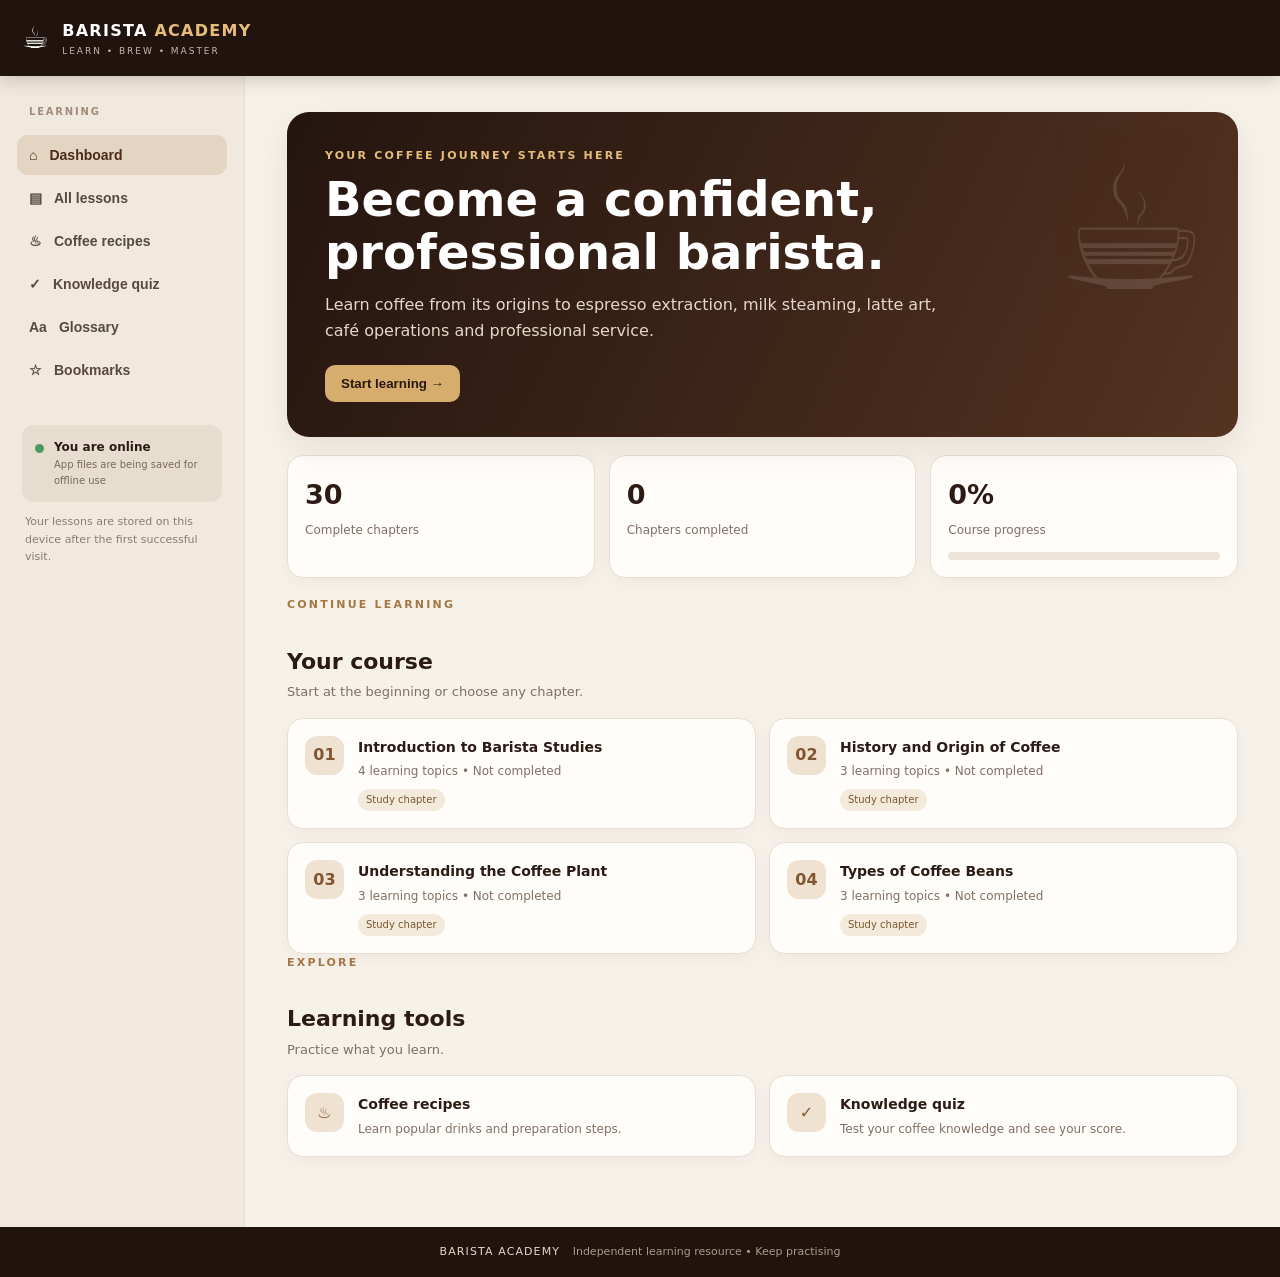
<file: index.html>
<!doctype html>
<html lang="en">
<head>
<meta charset="utf-8">
<meta name="viewport" content="width=device-width, initial-scale=1">
<meta name="theme-color" content="#21140f">
<meta name="description" content="Barista Academy: learn coffee from beginner to professional with lessons, recipes, quizzes and offline study.">
<link rel="manifest" href="manifest.webmanifest">
<link rel="icon" href="assets/icon.svg" type="image/svg+xml">
<link rel="stylesheet" href="styles.css">
<title>Barista Academy</title>
</head>
<body>
<header class="topbar">
  <a class="brand" href="#" aria-label="Barista Academy home"><span class="brand-icon">☕</span><span>BARISTA <b>ACADEMY</b><small>LEARN • BREW • MASTER</small></span></a>
  <button id="installBtn" class="install hidden">Install app</button>
</header>
<div class="shell">
<aside class="sidebar">
  <div class="side-label">LEARNING</div>
  <button class="nav active" data-view="home">⌂ <span>Dashboard</span></button>
  <button class="nav" data-view="lessons">▤ <span>All lessons</span></button>
  <button class="nav" data-view="recipes">♨ <span>Coffee recipes</span></button>
  <button class="nav" data-view="quiz">✓ <span>Knowledge quiz</span></button>
  <button class="nav" data-view="glossary">Aa <span>Glossary</span></button>
  <button class="nav" data-view="saved">☆ <span>Bookmarks</span></button>
  <div class="offline-card"><span class="status-dot"></span><div><b id="networkStatus">Checking connection</b><small id="cacheStatus">Offline-ready after first load</small></div></div>
  <p class="side-note">Your lessons are stored on this device after the first successful visit.</p>
</aside>
<main id="main" tabindex="-1"></main>
</div>
<footer>BARISTA ACADEMY <span>Independent learning resource • Keep practising</span></footer>
<script src="content.js"></script>
<script src="app.js"></script>
</body>
</html>
</file>
<file: styles.css>
:root{--bg:#f6f1e9;--paper:#fffdf9;--ink:#2b1b14;--muted:#806f64;--coffee:#21140f;--brown:#70452f;--gold:#c99b55;--line:#e9ded1;--green:#477b58;--shadow:0 12px 35px rgba(47,29,18,.08)}
*{box-sizing:border-box}body{margin:0;background:var(--bg);color:var(--ink);font-family:Inter,ui-sans-serif,system-ui,-apple-system,"Segoe UI",sans-serif;line-height:1.6}
.topbar{height:76px;background:var(--coffee);color:#fff;display:flex;align-items:center;justify-content:space-between;padding:0 max(22px,calc((100vw - 1320px)/2));position:sticky;top:0;z-index:5;box-shadow:0 3px 18px #1b100b33}
.brand{display:flex;gap:12px;align-items:center;color:#fff;text-decoration:none;font-weight:800;letter-spacing:.08em}.brand-icon{font-size:30px}.brand b{color:#e7bd79}.brand small{display:block;font-size:9px;letter-spacing:.22em;color:#c9b9a9;font-weight:500}
.install{border:1px solid #d7b77c;background:#d7b77c;color:#21140f;padding:10px 17px;border-radius:999px;font-weight:800;cursor:pointer}.hidden{display:none!important}
.shell{max-width:1320px;margin:0 auto;display:grid;grid-template-columns:245px minmax(0,1fr);min-height:calc(100vh - 130px)}
.sidebar{padding:28px 17px;border-right:1px solid var(--line);background:#f1e9de}.side-label{font-size:10px;font-weight:800;letter-spacing:.18em;color:#a18c7b;padding:0 12px 12px}.nav{width:100%;border:0;background:transparent;text-align:left;padding:12px;border-radius:11px;color:#59483d;display:flex;gap:12px;align-items:center;font-size:14px;font-weight:650;cursor:pointer;margin:3px 0}.nav.active,.nav:hover{background:#e4d5c2;color:#4b2a19}.offline-card{margin:35px 5px 10px;padding:13px;background:#e7ddcf;border-radius:12px;display:flex;gap:10px;align-items:flex-start;font-size:12px}.offline-card small{display:block;color:#77675b}.status-dot{width:9px;height:9px;border-radius:50%;background:#c99b55;margin-top:6px;flex:none}.status-dot.online{background:#4c9a63}.side-note{font-size:11px;color:#8b7c70;padding:0 8px}
main{padding:36px 42px 70px;min-width:0}.eyebrow{color:#a47743;font-size:11px;font-weight:850;letter-spacing:.2em;text-transform:uppercase}.hero{background:linear-gradient(115deg,#24150f,#543321);color:#fff;border-radius:22px;padding:35px 38px;position:relative;overflow:hidden;box-shadow:var(--shadow)}.hero:after{content:"☕";position:absolute;right:30px;top:-18px;font-size:170px;opacity:.12}.hero h1{font-size:clamp(30px,4vw,48px);line-height:1.12;margin:8px 0 12px;max-width:650px}.hero p{color:#e5d7c9;max-width:620px;margin:0 0 22px}.hero .eyebrow{color:#e5bd7a}.btn{border:0;border-radius:10px;padding:11px 16px;background:var(--brown);color:#fff;font-weight:750;cursor:pointer}.btn.gold{background:#d6ad6c;color:#28180f}.btn.ghost{background:#f0e5d8;color:#4b2a19}.section-head{display:flex;justify-content:space-between;align-items:end;gap:12px;margin:30px 0 15px}.section-head h2{margin:0;font-size:22px}.section-head p{margin:3px 0 0;color:var(--muted);font-size:13px}
.stats{display:grid;grid-template-columns:repeat(3,1fr);gap:14px;margin:18px 0}.stat,.panel,.chapter-card,.recipe-card,.lesson-box{background:var(--paper);border:1px solid var(--line);border-radius:16px;box-shadow:0 5px 18px #3a24100a}.stat{padding:17px}.stat strong{display:block;font-size:27px}.stat span{font-size:12px;color:var(--muted)}
.progress{height:8px;background:#eee4d9;border-radius:99px;overflow:hidden;margin-top:10px}.progress i{display:block;height:100%;background:var(--gold);width:0}
.cards{display:grid;grid-template-columns:repeat(2,minmax(0,1fr));gap:13px}.chapter-card{padding:17px;display:flex;gap:14px;align-items:flex-start;cursor:pointer;transition:.15s}.chapter-card:hover{transform:translateY(-2px);border-color:#cba66e}.number{width:39px;height:39px;border-radius:12px;background:#efe2d1;color:#81552f;font-weight:850;display:grid;place-items:center;flex:none}.chapter-card h3{font-size:14px;margin:0 0 4px}.chapter-card p{font-size:12px;color:var(--muted);margin:0}.tag{display:inline-block;font-size:10px;color:#79562f;background:#f4eadb;border-radius:999px;padding:3px 8px;margin-top:8px}
.search{width:100%;padding:13px 15px;border:1px solid var(--line);background:#fffdf9;border-radius:11px;font:inherit;margin:12px 0 17px;outline-color:#bd9257}.lesson-top{display:flex;justify-content:space-between;gap:15px;align-items:flex-start;margin-bottom:20px}.lesson-top h1{font-size:clamp(27px,4vw,38px);line-height:1.2;margin:6px 0}.lesson-box{padding:22px;margin:14px 0}.lesson-box h2{font-size:19px;margin:0 0 8px}.lesson-box p{margin:0;color:#5d4c40;white-space:pre-line}.lesson-actions{display:flex;gap:9px;flex-wrap:wrap}.recipe-grid{display:grid;grid-template-columns:repeat(2,minmax(0,1fr));gap:14px}.recipe-card{padding:18px}.recipe-card h3{margin:0 0 8px}.recipe-card p{margin:5px 0;color:#665449;font-size:13px}.recipe-card b{color:#3d281d}.quiz-option{display:block;width:100%;text-align:left;border:1px solid var(--line);border-radius:10px;padding:12px;margin:8px 0;background:#fff;cursor:pointer;color:var(--ink)}.quiz-option.selected{border-color:#a77b45;background:#f5ecdf}.feedback{padding:12px;border-radius:10px;background:#efe7da;margin:12px 0;font-size:13px}.muted{color:var(--muted)}.empty{padding:30px;text-align:center;background:#fffdf9;border:1px dashed var(--line);border-radius:15px;color:var(--muted)}
.diagram{display:grid;grid-template-columns:repeat(3,1fr);gap:8px;margin-top:12px}.diagram span{padding:12px 8px;background:#efe3d4;border-radius:10px;text-align:center;font-size:12px;font-weight:700}
footer{background:var(--coffee);color:#e7d8c7;padding:16px 25px;text-align:center;font-size:11px;letter-spacing:.1em}footer span{letter-spacing:0;color:#ad9b8a;margin-left:8px}
@media(max-width:800px){.shell{grid-template-columns:1fr}.sidebar{display:flex;gap:5px;overflow:auto;padding:9px;border-right:0;border-bottom:1px solid var(--line);position:sticky;top:76px;z-index:4}.side-label,.offline-card,.side-note{display:none}.nav{white-space:nowrap;width:auto;flex:none;padding:9px 11px;font-size:12px}.nav span{display:inline}main{padding:22px 16px 50px}.cards,.recipe-grid{grid-template-columns:1fr}.stats{gap:8px}.stat{padding:12px}.stat strong{font-size:22px}.hero{padding:27px 22px}.hero:after{right:0;font-size:110px}.section-head{margin-top:24px}}
@media(max-width:430px){.brand{font-size:12px}.brand-icon{font-size:25px}.install{padding:8px 11px;font-size:11px}.stats{grid-template-columns:1fr 1fr}.stats .stat:last-child{grid-column:span 2}.lesson-top{display:block}}

.visual-guide{margin:18px 0 22px;background:#fffdf9;border:1px solid var(--line);border-radius:16px;padding:12px;box-shadow:0 5px 18px #3a24100a}.visual-guide img{display:block;width:100%;max-height:270px;object-fit:contain}.visual-guide figcaption{text-align:center;color:var(--muted);font-size:12px;padding-top:8px}
</file>
